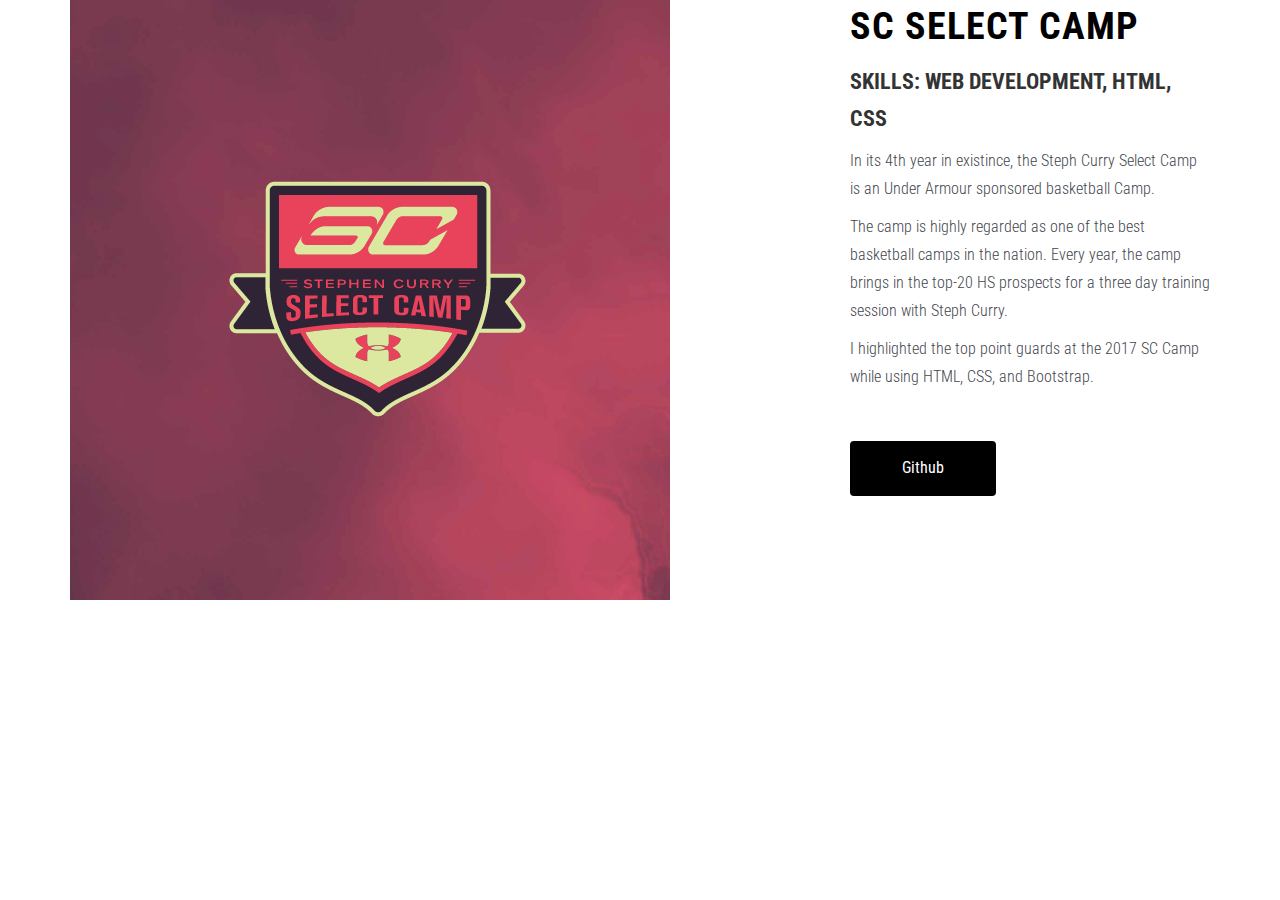
<file: curry.html>
<!doctype html>
<html class="no-js" lang="en">
    <head>
        <!-- ==============================================
        Title and basic Meta Tags
        =============================================== -->
        <meta charset="utf-8">
        <meta http-equiv="x-ua-compatible" content="ie=edge">
        <title>SC 30</title>
        <meta name="description" content="personal portfolio landing template">

        <!-- ==============================================
        Mobile Metas
        =============================================== -->
        <meta name="viewport" content="width=device-width, initial-scale=1">

        <!-- ==============================================
        Favicons
        =============================================== -->
        <link rel="shortcut icon" href="images/favicon.ico">
        <link rel="apple-touch-icon" href="images/apple-touch-icon.png">
        <link rel="apple-touch-icon" sizes="72x72" href="images/apple-touch-icon-72x72.png">
        <link rel="apple-touch-icon" sizes="114x114" href="images/apple-touch-icon-114x114.png">

        <!-- ==============================================
        Fonts
        =============================================== -->
        <link href='http://fonts.googleapis.com/css?family=Source+Sans+Pro%7cPT+Sans:300,400,600' rel='stylesheet' type='text/css'>

        <!-- ==============================================
        CSS
        =============================================== -->

        <link rel="stylesheet" href="css/normalize.css">
        <link rel="stylesheet" href="assets/css/bootstrap.min.css">
        <link rel="stylesheet" href="assets/css/bootstrap-modal-carousel.css">
        <link rel="stylesheet" href="css/animate.css">
        <link rel="stylesheet" href="css/magnific-popup.css">
        <link rel="stylesheet" href="css/type.css">
        <link rel="stylesheet" href="css/font-awesome.min.css">
        <link rel="stylesheet" href="css/style.css">
        <link rel="stylesheet" href="css/responsive.css">

        <!-- ==============================================
        JS
        =============================================== -->
        <script src="js/vendor/modernizr-2.8.3.min.js"></script>

    </head>
    <body>
		<section id="curry" class="curry-post">
			<div class="container">
				<div class="row">
					<div class="col-md-8">
						<div class="curry-post-area">
							<h4></h4>
						<div class="curry-image">
							<img src="images/portfolio/stephcurry.jpg" class="img-responsive" alt="curry-image">
						</div>
						</div>
					</div>
					<div class="col-md-4"> 
						<h2>SC Select Camp</h2>
						<h4>Skills: Web Development, HTML, CSS</h4>
							<p>In its 4th year in existince, the Steph Curry Select Camp is an Under Armour sponsored basketball Camp.</p>
							<p>The camp is highly regarded as one of the best basketball camps in the nation. Every year, the camp brings in the top-20 HS prospects for a three day training session with Steph Curry.</p>
                            <p>I highlighted the top point guards at the 2017 SC Camp while using HTML, CSS, and Bootstrap.</p>
                             <p>
                                <a href="https://github.com/cwrydberg/stephcurry" target="_blank" class="btn btn-black">Github</a>
                            </p>
					</div>
				</div>
			</div>
		</section>		
       <!-- ==============================================
        JS
        =============================================== -->

        <script src="js/vendor/jquery-1.12.0.min.js"></script>
        <script src="js/vendor/modernizr-2.8.3.min.js"></script>
        <script src="js/jquery.easing.min.js"></script>
        <script src="js/jquery.magnific-popup.min.js"></script>
        <script type="text/javascript" src="js/type-headline.js"></script>
        <script src="js/jquery.waypoints.min.js"></script>
        <script src="js/mixitup.min.js"></script>
        <script src="js/wow.min.js"></script>
        <script src="assets/js/bootstrap.min.js"></script>
        <script src="js/script.js"></script>
    </body>
</html>
</file>
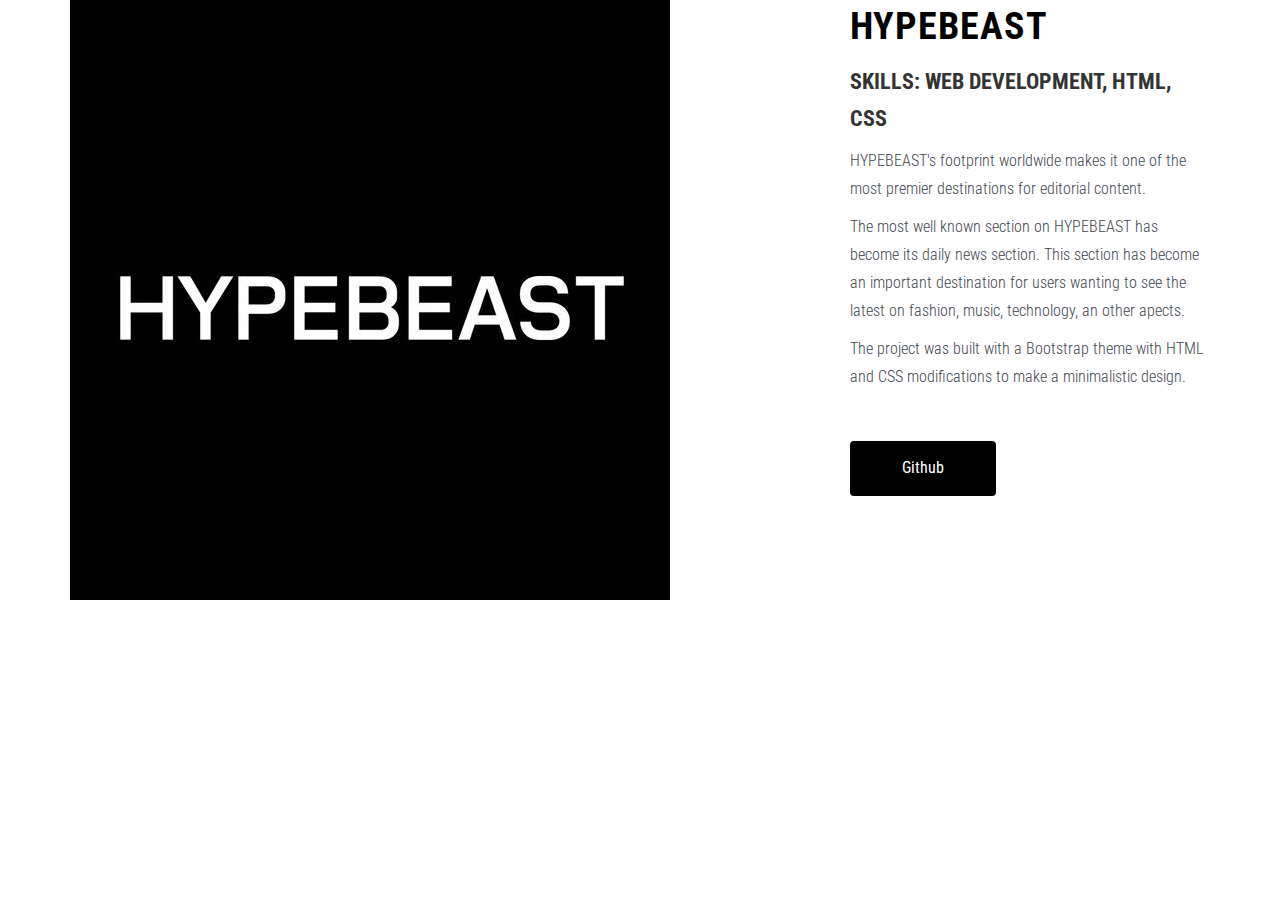
<file: hypebeast.html>
<!doctype html>
<html class="no-js" lang="en">
    <head>
        <!-- ==============================================
        Title and basic Meta Tags
        =============================================== -->
        <meta charset="utf-8">
        <meta http-equiv="x-ua-compatible" content="ie=edge">
        <title>HYPEBEAST</title>
        <meta name="description" content="personal portfolio landing template">

        <!-- ==============================================
        Mobile Metas
        =============================================== -->
        <meta name="viewport" content="width=device-width, initial-scale=1">

        <!-- ==============================================
        Favicons
        =============================================== -->
        <link rel="shortcut icon" href="images/favicon.ico">
        <link rel="apple-touch-icon" href="images/apple-touch-icon.png">
        <link rel="apple-touch-icon" sizes="72x72" href="images/apple-touch-icon-72x72.png">
        <link rel="apple-touch-icon" sizes="114x114" href="images/apple-touch-icon-114x114.png">

        <!-- ==============================================
        Fonts
        =============================================== -->
        <link href='http://fonts.googleapis.com/css?family=Source+Sans+Pro%7cPT+Sans:300,400,600' rel='stylesheet' type='text/css'>

        <!-- ==============================================
        CSS
        =============================================== -->

        <link rel="stylesheet" href="css/normalize.css">
        <link rel="stylesheet" href="assets/css/bootstrap.min.css">
        <link rel="stylesheet" href="assets/css/bootstrap-modal-carousel.css">
        <link rel="stylesheet" href="css/animate.css">
        <link rel="stylesheet" href="css/magnific-popup.css">
        <link rel="stylesheet" href="css/type.css">
        <link rel="stylesheet" href="css/font-awesome.min.css">
        <link rel="stylesheet" href="css/style.css">
        <link rel="stylesheet" href="css/responsive.css">

        <!-- ==============================================
        JS
        =============================================== -->
        <script src="js/vendor/modernizr-2.8.3.min.js"></script>

    </head>
    <body>
		<section id="hypebeast" class="hypebeast-post">
			<div class="container">
				<div class="row">
					<div class="col-md-8">
						<div class="hypebeast-post-area">
							<h4></h4>
						<div class="blog-image">
							<img src="images/portfolio/beasthype.jpg" class="img-responsive" alt="hypebeast-image">
						</div>
						</div>
					</div>
					<div class="col-md-4"> 
						<h2>HYPEBEAST</h2>
						<h4>Skills: Web Development, HTML, CSS</h4>
							<p>HYPEBEAST's footprint worldwide makes it one of the most premier destinations for editorial content.</p>
							<p>The most well known section on HYPEBEAST has become its daily news section. This section has become an important destination for users wanting to see the latest on fashion, music, technology, an other apects. </p>
							<p>The project was built with a Bootstrap theme with HTML and CSS modifications to make a minimalistic design. </p>
                             <p>
                                <a href="https://github.com/cwrydberg/hypebeast" target="_blank" class="btn btn-black">Github</a>
                            </p>

					</div>
				</div>
			</div>
		</section>		
	
       <!-- ==============================================
        JS
        =============================================== -->

        <script src="js/vendor/jquery-1.12.0.min.js"></script>
        <script src="js/vendor/modernizr-2.8.3.min.js"></script>
        <script src="js/jquery.easing.min.js"></script>
        <script src="js/jquery.magnific-popup.min.js"></script>
        <script type="text/javascript" src="js/type-headline.js"></script>
        <script src="js/jquery.waypoints.min.js"></script>
        <script src="js/mixitup.min.js"></script>
        <script src="js/wow.min.js"></script>
        <script src="assets/js/bootstrap.min.js"></script>
        <script src="js/script.js"></script>
    </body>
</html>
</file>
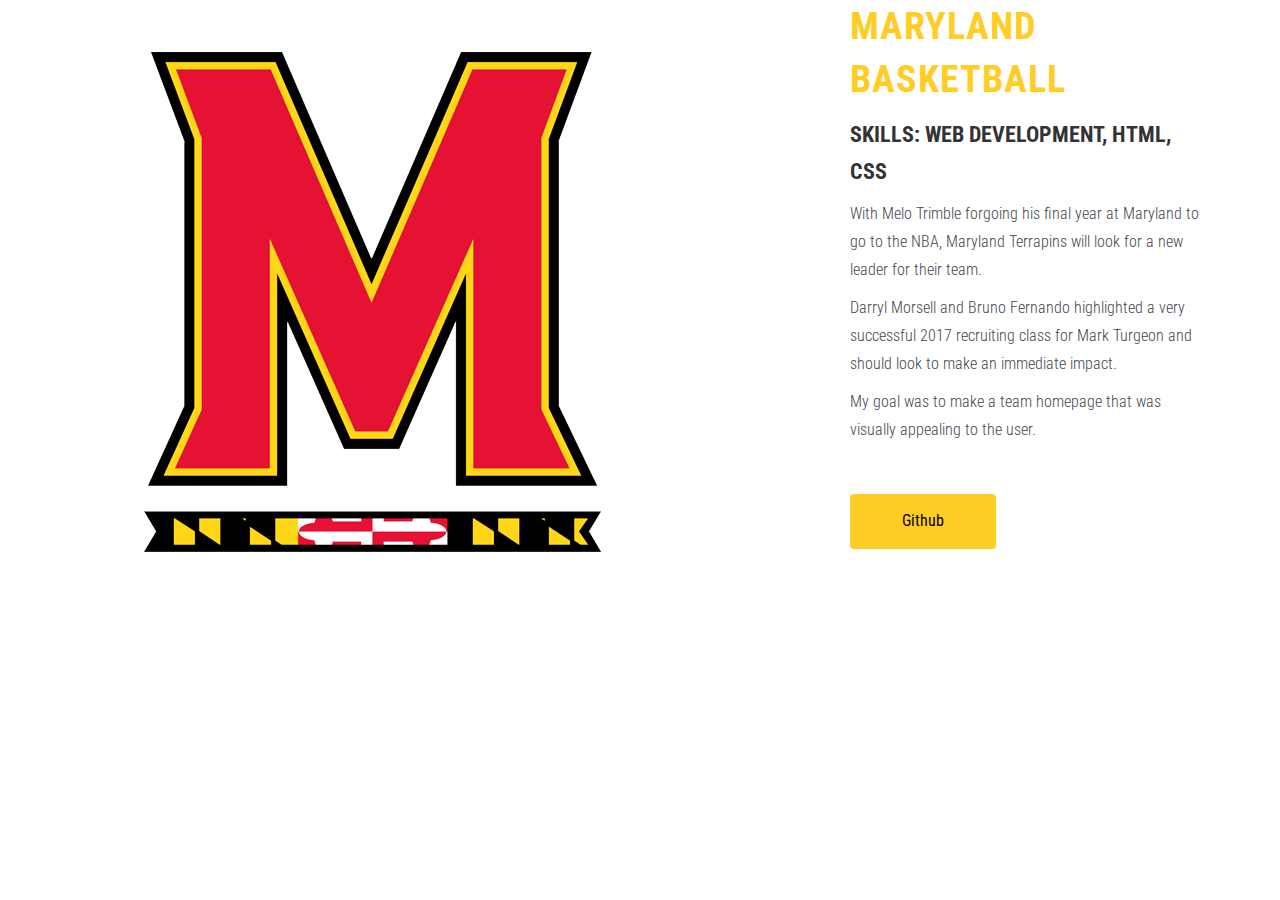
<file: maryland.html>
<!doctype html>
<html class="no-js" lang="en">
    <head>
        <!-- ==============================================
        Title and basic Meta Tags
        =============================================== -->
        <meta charset="utf-8">
        <meta http-equiv="x-ua-compatible" content="ie=edge">
        <title>Maryland Basketball</title>
        <meta name="description" content="personal portfolio landing template">

        <!-- ==============================================
        Mobile Metas
        =============================================== -->
        <meta name="viewport" content="width=device-width, initial-scale=1">

        <!-- ==============================================
        Favicons
        =============================================== -->
        <link rel="shortcut icon" href="images/favicon.ico">
        <link rel="apple-touch-icon" href="images/apple-touch-icon.png">
        <link rel="apple-touch-icon" sizes="72x72" href="images/apple-touch-icon-72x72.png">
        <link rel="apple-touch-icon" sizes="114x114" href="images/apple-touch-icon-114x114.png">

        <!-- ==============================================
        Fonts
        =============================================== -->
        <link href='http://fonts.googleapis.com/css?family=Source+Sans+Pro%7cPT+Sans:300,400,600' rel='stylesheet' type='text/css'>

        <!-- ==============================================
        CSS
        =============================================== -->

        <link rel="stylesheet" href="css/normalize.css">
        <link rel="stylesheet" href="assets/css/bootstrap.min.css">
        <link rel="stylesheet" href="assets/css/bootstrap-modal-carousel.css">
        <link rel="stylesheet" href="css/animate.css">
        <link rel="stylesheet" href="css/magnific-popup.css">
        <link rel="stylesheet" href="css/type.css">
        <link rel="stylesheet" href="css/font-awesome.min.css">
        <link rel="stylesheet" href="css/style.css">
        <link rel="stylesheet" href="css/responsive.css">

        <!-- ==============================================
        JS
        =============================================== -->
        <script src="js/vendor/modernizr-2.8.3.min.js"></script>

    </head>
    <body>
		<section id="mdbb" class="mdbb-post">
			<div class="container">
				<div class="row">
					<div class="col-md-8">
						<div class="mdbb-post-area">
							<h4></h4>
						<div class="mdbb-image">
							<img src="images/portfolio/marylandbb.jpg" class="img-responsive" alt="mdbb-image">
						</div>
						</div>
					</div>
					<div class="col-md-4"> 
						<h2>Maryland Basketball</h2>
						<h4>Skills: Web Development, HTML, CSS</h4>
							<p>With Melo Trimble forgoing his final year at Maryland to go to the NBA, Maryland Terrapins will look for a new leader for their team.</p>
							<p>Darryl Morsell and Bruno Fernando highlighted a very successful 2017 recruiting class for Mark Turgeon and should look to make an immediate impact.</p>
                            <p>My goal was to make a team homepage that was visually appealing to the user.</p>
                             <p>
                                <a href="https://github.com/cwrydberg/terps_bb" target="_blank" class="btn btn-black">Github</a>
                            </p>
					</div>
				</div>
			</div>
		</section>		
       <!-- ==============================================
        JS
        =============================================== -->

        <script src="js/vendor/jquery-1.12.0.min.js"></script>
        <script src="js/vendor/modernizr-2.8.3.min.js"></script>
        <script src="js/jquery.easing.min.js"></script>
        <script src="js/jquery.magnific-popup.min.js"></script>
        <script type="text/javascript" src="js/type-headline.js"></script>
        <script src="js/jquery.waypoints.min.js"></script>
        <script src="js/mixitup.min.js"></script>
        <script src="js/wow.min.js"></script>
        <script src="assets/js/bootstrap.min.js"></script>
        <script src="js/script.js"></script>
    </body>
</html>
</file>
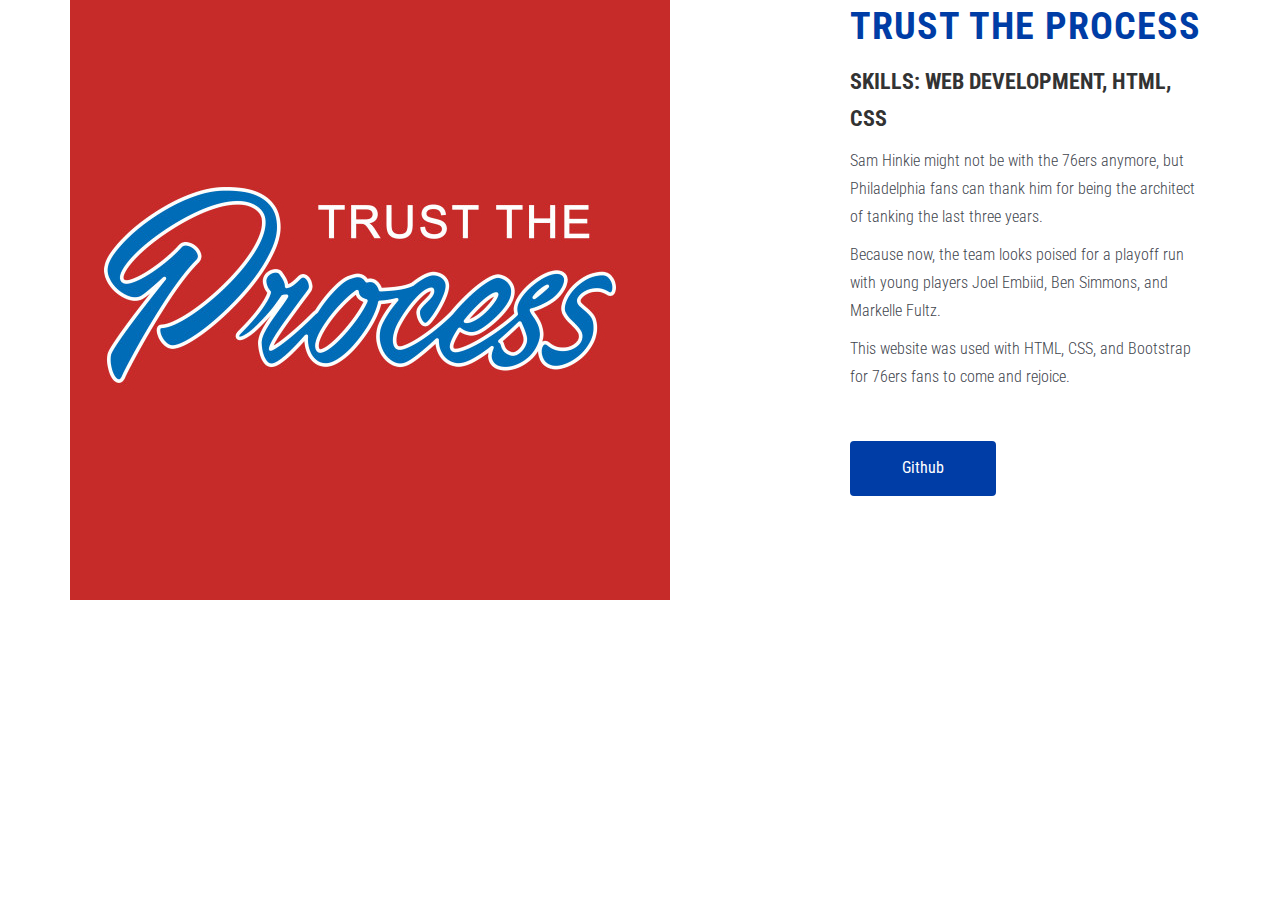
<file: philly.html>
<!doctype html>
<html class="no-js" lang="en">
    <head>
        <!-- ==============================================
        Title and basic Meta Tags
        =============================================== -->
        <meta charset="utf-8">
        <meta http-equiv="x-ua-compatible" content="ie=edge">
        <title>76ers</title>
        <meta name="description" content="personal portfolio landing template">

        <!-- ==============================================
        Mobile Metas
        =============================================== -->
        <meta name="viewport" content="width=device-width, initial-scale=1">

        <!-- ==============================================
        Favicons
        =============================================== -->
        <link rel="shortcut icon" href="images/favicon.ico">
        <link rel="apple-touch-icon" href="images/apple-touch-icon.png">
        <link rel="apple-touch-icon" sizes="72x72" href="images/apple-touch-icon-72x72.png">
        <link rel="apple-touch-icon" sizes="114x114" href="images/apple-touch-icon-114x114.png">

        <!-- ==============================================
        Fonts
        =============================================== -->
        <link href='http://fonts.googleapis.com/css?family=Source+Sans+Pro%7cPT+Sans:300,400,600' rel='stylesheet' type='text/css'>

        <!-- ==============================================
        CSS
        =============================================== -->

        <link rel="stylesheet" href="css/normalize.css">
        <link rel="stylesheet" href="assets/css/bootstrap.min.css">
        <link rel="stylesheet" href="assets/css/bootstrap-modal-carousel.css">
        <link rel="stylesheet" href="css/animate.css">
        <link rel="stylesheet" href="css/magnific-popup.css">
        <link rel="stylesheet" href="css/type.css">
        <link rel="stylesheet" href="css/font-awesome.min.css">
        <link rel="stylesheet" href="css/style.css">
        <link rel="stylesheet" href="css/responsive.css">

        <!-- ==============================================
        JS
        =============================================== -->
        <script src="js/vendor/modernizr-2.8.3.min.js"></script>

    </head>
    <body>
		<section id="philly" class="philly-post">
			<div class="container">
				<div class="row">
					<div class="col-md-8">
						<div class="philly-post-area">
							<h4></h4>
						<div class="philly-image">
							<img src="images/portfolio/trustprocess.jpg" class="img-responsive" alt="philly-image">
						</div>
						</div>
					</div>
					<div class="col-md-4"> 
						<h2>Trust The Process</h2>
						<h4>Skills: Web Development, HTML, CSS</h4>
							<p>Sam Hinkie might not be with the 76ers anymore, but Philadelphia fans can thank him for being the architect of tanking the last three years.</p>
							<p>Because now, the team looks poised for a playoff run with young players Joel Embiid, Ben Simmons, and Markelle Fultz.</p>
                            <p>This website was used with HTML, CSS, and Bootstrap for 76ers fans to come and rejoice.</p>
                             <p>
                                <a href="https://github.com/cwrydberg/trust_the_process" target="_blank" class="btn btn-black">Github</a>
                            </p>
					</div>
				</div>
			</div>
		</section>		
       <!-- ==============================================
        JS
        =============================================== -->

        <script src="js/vendor/jquery-1.12.0.min.js"></script>
        <script src="js/vendor/modernizr-2.8.3.min.js"></script>
        <script src="js/jquery.easing.min.js"></script>
        <script src="js/jquery.magnific-popup.min.js"></script>
        <script type="text/javascript" src="js/type-headline.js"></script>
        <script src="js/jquery.waypoints.min.js"></script>
        <script src="js/mixitup.min.js"></script>
        <script src="js/wow.min.js"></script>
        <script src="assets/js/bootstrap.min.js"></script>
        <script src="js/script.js"></script>
    </body>
</html>
</file>
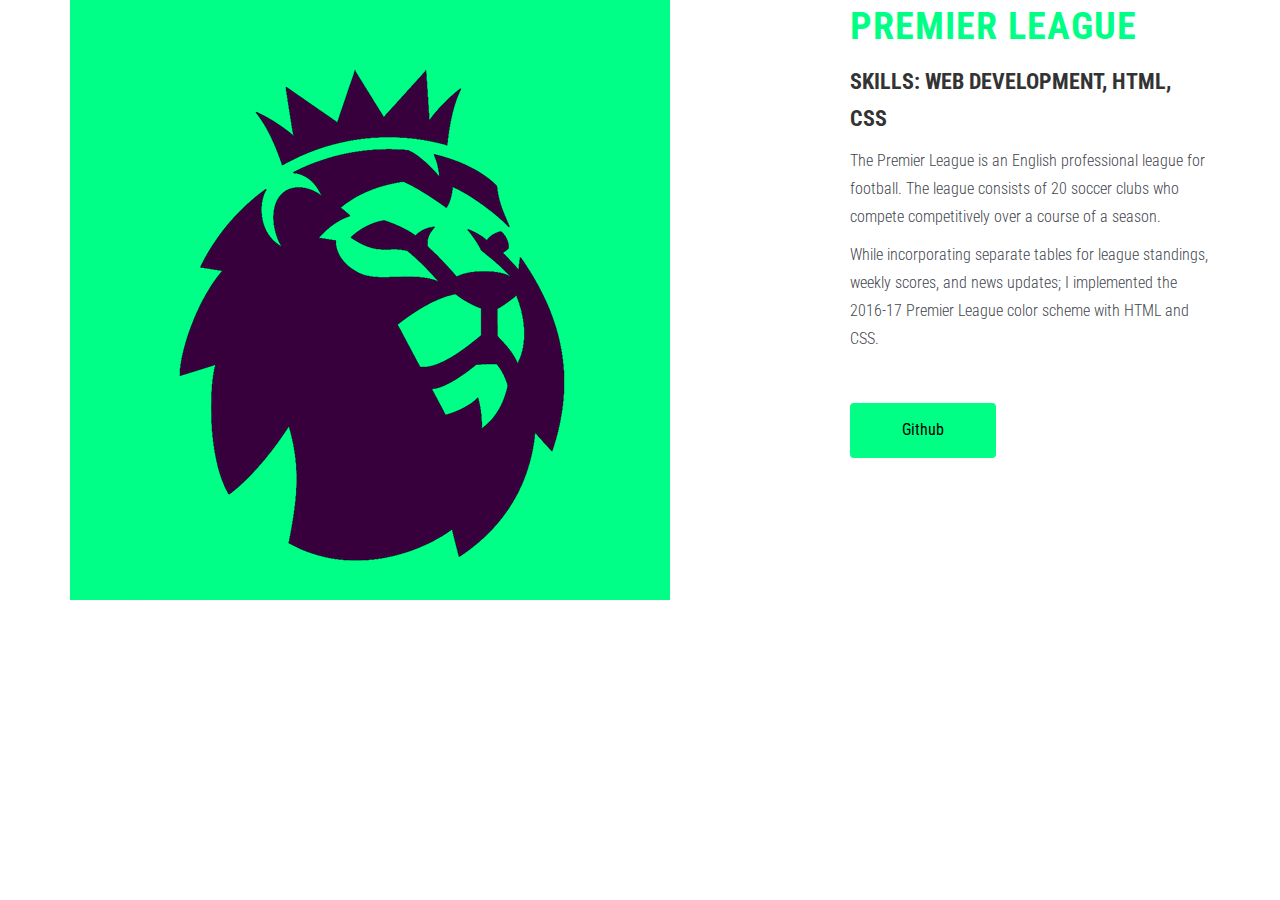
<file: premier.html>
<!doctype html>
<html class="no-js" lang="en">
    <head>
        <!-- ==============================================
        Title and basic Meta Tags
        =============================================== -->
        <meta charset="utf-8">
        <meta http-equiv="x-ua-compatible" content="ie=edge">
        <title>Premier League</title>
        <meta name="description" content="personal portfolio landing template">

        <!-- ==============================================
        Mobile Metas
        =============================================== -->
        <meta name="viewport" content="width=device-width, initial-scale=1">

        <!-- ==============================================
        Favicons
        =============================================== -->
        <link rel="shortcut icon" href="images/favicon.ico">
        <link rel="apple-touch-icon" href="images/apple-touch-icon.png">
        <link rel="apple-touch-icon" sizes="72x72" href="images/apple-touch-icon-72x72.png">
        <link rel="apple-touch-icon" sizes="114x114" href="images/apple-touch-icon-114x114.png">

        <!-- ==============================================
        Fonts
        =============================================== -->
        <link href='http://fonts.googleapis.com/css?family=Source+Sans+Pro%7cPT+Sans:300,400,600' rel='stylesheet' type='text/css'>

        <!-- ==============================================
        CSS
        =============================================== -->

        <link rel="stylesheet" href="css/normalize.css">
        <link rel="stylesheet" href="assets/css/bootstrap.min.css">
        <link rel="stylesheet" href="assets/css/bootstrap-modal-carousel.css">
        <link rel="stylesheet" href="css/animate.css">
        <link rel="stylesheet" href="css/magnific-popup.css">
        <link rel="stylesheet" href="css/type.css">
        <link rel="stylesheet" href="css/font-awesome.min.css">
        <link rel="stylesheet" href="css/style.css">
        <link rel="stylesheet" href="css/responsive.css">

        <!-- ==============================================
        JS
        =============================================== -->
        <script src="js/vendor/modernizr-2.8.3.min.js"></script>

    </head>
    <body>
		<section id="premier" class="premier-post">
			<div class="container">
				<div class="row">
					<div class="col-md-8">
						<div class="premier-post-area">
							<h4></h4>
						<div class="blog-image">
							<img src="images/portfolio/premierleaguelogo.jpg" class="img-responsive" alt="blog-image">
						</div>
						</div>
					</div>
					<div class="col-md-4"> 
						<h2>Premier League</h2>
						<h4>Skills: Web Development, HTML, CSS</h4>
							<p>The Premier League is an English professional league for football. The league consists of 20 soccer clubs who compete competitively over a course of a season.</p>
							<p>While incorporating separate tables for league standings, weekly scores, and news updates; I implemented the 2016-17 Premier League color scheme with HTML and CSS.</p>
                              <p>
                                <a href="https://github.com/cwrydberg/premier_league" target="_blank" class="btn btn-black">Github</a>
                            </p>
					</div>
				</div>
			</div>
		</section>		
       <!-- ==============================================
        JS
        =============================================== -->

        <script src="js/vendor/jquery-1.12.0.min.js"></script>
        <script src="js/vendor/modernizr-2.8.3.min.js"></script>
        <script src="js/jquery.easing.min.js"></script>
        <script src="js/jquery.magnific-popup.min.js"></script>
        <script type="text/javascript" src="js/type-headline.js"></script>
        <script src="js/jquery.waypoints.min.js"></script>
        <script src="js/mixitup.min.js"></script>
        <script src="js/wow.min.js"></script>
        <script src="assets/js/bootstrap.min.js"></script>
        <script src="js/script.js"></script>
    </body>
</html>
</file>
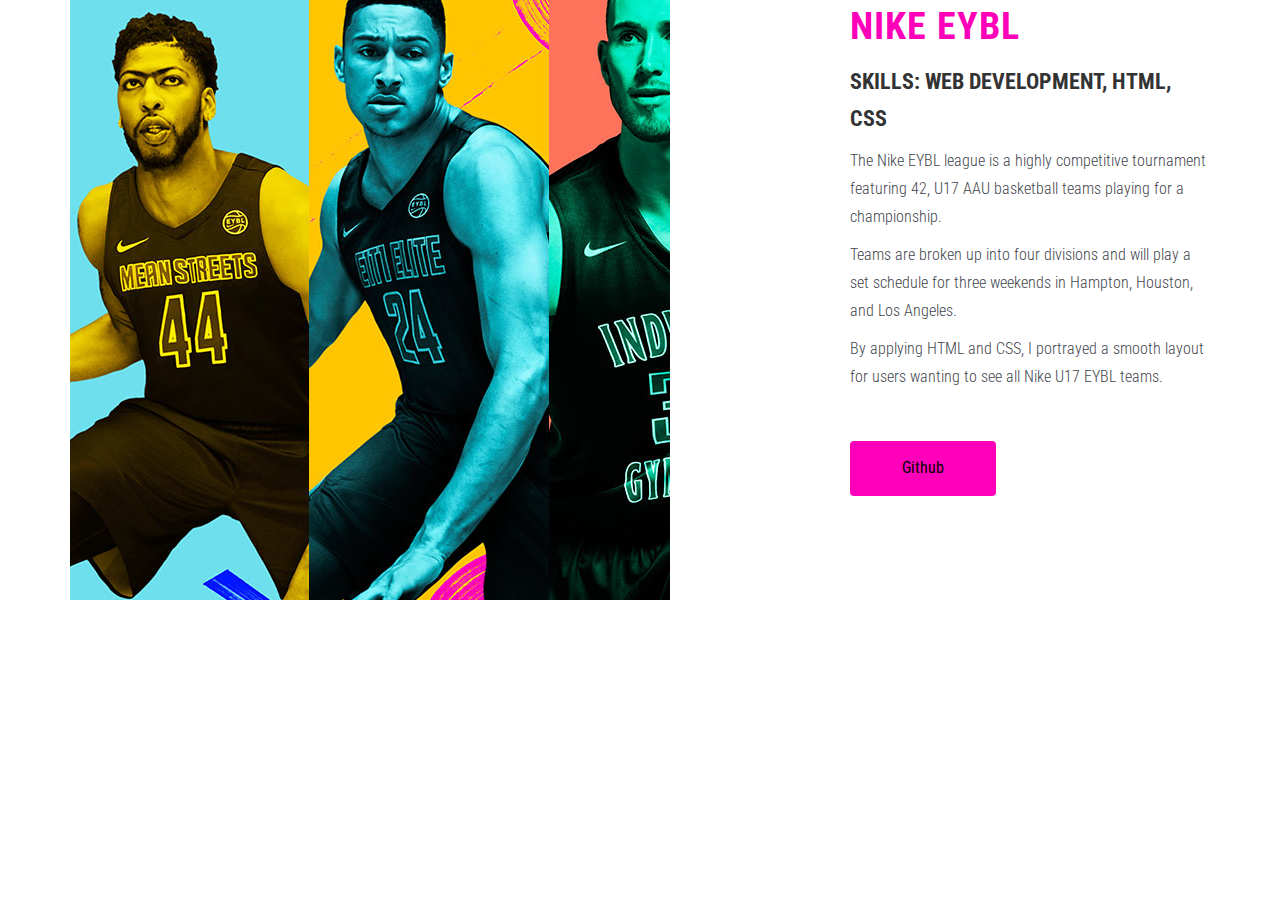
<file: single-post.html>
<!doctype html>
<html class="no-js" lang="en">
    <head>
        <!-- ==============================================
        Title and basic Meta Tags
        =============================================== -->
        <meta charset="utf-8">
        <meta http-equiv="x-ua-compatible" content="ie=edge">
        <title>Nike EYBL</title>
        <meta name="description" content="personal portfolio landing template">

        <!-- ==============================================
        Mobile Metas
        =============================================== -->
        <meta name="viewport" content="width=device-width, initial-scale=1">

        <!-- ==============================================
        Favicons
        =============================================== -->
        <link rel="shortcut icon" href="images/favicon.ico">
        <link rel="apple-touch-icon" href="images/apple-touch-icon.png">
        <link rel="apple-touch-icon" sizes="72x72" href="images/apple-touch-icon-72x72.png">
        <link rel="apple-touch-icon" sizes="114x114" href="images/apple-touch-icon-114x114.png">

        <!-- ==============================================
        Fonts
        =============================================== -->
        <link href='http://fonts.googleapis.com/css?family=Source+Sans+Pro%7cPT+Sans:300,400,600' rel='stylesheet' type='text/css'>

        <!-- ==============================================
        CSS
        =============================================== -->

        <link rel="stylesheet" href="css/normalize.css">
        <link rel="stylesheet" href="assets/css/bootstrap.min.css">
        <link rel="stylesheet" href="assets/css/bootstrap-modal-carousel.css">
        <link rel="stylesheet" href="css/animate.css">
        <link rel="stylesheet" href="css/magnific-popup.css">
        <link rel="stylesheet" href="css/type.css">
        <link rel="stylesheet" href="css/font-awesome.min.css">
        <link rel="stylesheet" href="css/style.css">
        <link rel="stylesheet" href="css/responsive.css">

        <!-- ==============================================
        JS
        =============================================== -->
        <script src="js/vendor/modernizr-2.8.3.min.js"></script>

    </head>
    <body>
		<section id="eybl-post" class="eybl-post">
			<div class="container">
				<div class="row">
					<div class="col-md-8">
						<div class="eybl-post-area">
							<h4></h4>
						<div class="eybl-image">
							<img src="images/portfolio/nikeeyblpic.jpg" class="img-responsive" alt="eybl-image">
						</div>
						</div>
					</div>
					<div class="col-md-4"> 
						<h2>Nike EYBL</h2>
						<h4>Skills: Web Development, HTML, CSS</h4>
							<p>The Nike EYBL league is a highly competitive tournament featuring 42, U17 AAU basketball teams playing for a championship.</p>
							<p>Teams are broken up into four divisions and will play a set schedule for three weekends in Hampton, Houston, and Los Angeles.</p>
							<p>By applying HTML and CSS, I portrayed a smooth layout for users wanting to see all Nike U17 EYBL teams.</p>
                            <p>
                                <a href="https://github.com/cwrydberg/nike_eybl" target="_blank" class="btn btn-black">Github</a>
                            </p>

					</div>
				</div>
			</div>
		</section>		
	
       <!-- ==============================================
        JS
        =============================================== -->

        <script src="js/vendor/jquery-1.12.0.min.js"></script>
        <script src="js/vendor/modernizr-2.8.3.min.js"></script>
        <script src="js/jquery.easing.min.js"></script>
        <script src="js/jquery.magnific-popup.min.js"></script>
        <script type="text/javascript" src="js/type-headline.js"></script>
        <script src="js/jquery.waypoints.min.js"></script>
        <script src="js/mixitup.min.js"></script>
        <script src="js/wow.min.js"></script>
        <script src="assets/js/bootstrap.min.js"></script>
        <script src="js/script.js"></script>
    </body>
</html>
</file>
<file: css/type.css>
.cd-intro {
  margin: 4em auto;
}
@media only screen and (min-width: 768px) {
  .cd-intro {
    margin: 5em auto;
  }
}
@media only screen and (min-width: 1170px) {
  .cd-intro {
    margin: 6em auto;
  }
}

.cd-headline {
  font-size: 3rem;
  line-height: 1.2;
}
@media only screen and (min-width: 768px) {
  .cd-headline {
    font-size: 4.4rem;
    font-weight: 300;
  }
}
@media only screen and (min-width: 1170px) {
  .cd-headline {
    font-size: 6rem;
  }
}

.cd-words-wrapper {
  display: inline-block;
  position: relative;
  text-align: left;
}
.cd-words-wrapper b {
  display: inline-block;
  position: absolute;
  white-space: nowrap;
  left: 0;
  top: 0;
}
.cd-words-wrapper b.is-visible {
  position: relative;
}
.no-js .cd-words-wrapper b {
  opacity: 0;
}
.no-js .cd-words-wrapper b.is-visible {
  opacity: 1;
}



/* -------------------------------- 

xclip 

-------------------------------- */
.cd-headline.clip span {
  display: inline-block;
  padding: .2em 0;
}
.cd-headline.clip .cd-words-wrapper {
  overflow: hidden;
  vertical-align: top;
}
.cd-headline.clip .cd-words-wrapper::after {
  /* line */
  content: '';
  position: absolute;
  top: 0;
  right: 0;
  width: 2px;
  height: 100%;
  background-color: #aebcb9;
}
.cd-headline.clip b {
  opacity: 0;
}
.cd-headline.clip b.is-visible {
  opacity: 1;
}
</file>
<file: css/style.css>
/*
    Template Name: Nipp - personal portfolio template
    Author: 
    Author URI: 
    Description: A personal portfolio landing page template
    Version: 1.0
*/


/* 
==================================================
   CSS Table Content
==================================================

1.  General styles
    - Fonts
    - Link style
    - Heading 
    - Background color
    - Default button cutomization

2.  Navbar & Slider
3.  Slider section
4.  About section
5.  Service section
6.  Portfolio section
7.  Blog section
8.  Testimonial section
9.  Contact section


*/

/*==============================================
  1. General style
===============================================*/

/*=============================================
    - Font faces - Google fonts
===============================================*/
@import url('https://fonts.googleapis.com/css?family=Roboto+Condensed:300,400,700|Roboto:400,500,700');

html {
    width: 100%;
    height: 100%;
}

body {
    height: 100%;
    background: #FFFFFF;
    font-family: 'Roboto Condensed', sans-serif;
    font-size: 16px;
    font-weight: 300;
    line-height: 28px;
    width: 100%;
    overflow-x: hidden !important;
    margin: auto !important;
}


/*=============================================
    - Link style
===============================================*/
    
a {
    cursor: pointer;
    text-decoration: none;
    color: #fff;
    transition: all 0.25s ease 0s;
    -moz-transition: all 0.25s ease 0s;
    -webkit-transition: all 0.25s ease 0s;
    -o-transition: all 0.25s ease 0s;
}

a:hover {
    color: #cccccc;
    opacity: 0.9;
    text-decoration: none;
    transition: all 0.25s ease 0s;
    -moz-transition: all 0.25s ease 0s;
    -webkit-transition: all 0.25s ease 0s;
    -o-transition: all 0.25s ease 0s;
}

a:active {
    text-decoration: none;
    opacity: 0.9;
}

a:visited {
    text-decoration: none;
    opacity: 0.9;
}

a:focus{
  text-decoration: none;
  opacity: 0.9;
}


/*============================================ 
    - Heading
==============================================*/

h1 {
    font-size: 48px;
    line-height: 66px;
}

h2 {
    font-weight: 700;
    font-size: 38px;
    letter-spacing: 1px;
    line-height: 53px;
}

h3 {
    font-size: 32px;
    line-height: 46px;
    font-weight: 300;
}

h4 {
    font-size: 22px;
    line-height: 37px;
    font-weight: 400;
}

h5 {
    font-size: 18px;
    font-weight: 400;
}

h6 {
    font-size: 12px;
    font-family: 'Roboto Condensed', sans-serif;
    letter-spacing: 1px;
    font-weight: 500;
}

p { color: #41454d;
    font-size: 16px;
    font-weight: 300;
}

h1,h2,h3,h4,h5,h6 {
    color: #333;
    font-family: "Roboto Condensed",sans-serif;
    font-weight: 700;
    margin-bottom: 10px;
    margin-top: 0;
    text-transform: uppercase;
}

/*=============================================
    - Default Button Customization
===============================================*/

.btn-black {
    border: 2px solid #777;
    background: #fff;
    color: #777;
    font-size: 16px;
    margin-top: 40px;
    padding: 14px 50px;
}

.btn-black:hover {
    background: #111;
    color: #fff;
    border: 2px solid #111;
}


/*======================================================
     navigation 
==========================================================*/


/*=============================================
    2. Navbar & Slider
===============================================*/

.background-overlay {
    position: absolute;
    content: "";
    top: 0px;
    left: 0px;
    right: 0px;
    bottom: 0px;
    height: 100%;
}

.background-overlay.black {
    position: absolute;
    background: rgba(0, 0, 0, 0.95);
}

.background-overlay.grey {
    background: rgba(0, 0, 0, 0.85);
    position: absolute;  
}

.navbar-default {
    background: none;
    border: none;
    padding: 20px 0;
}

.navbar-default .navbar-nav > .active > a, .navbar-default .navbar-nav > .active > a:focus, .navbar-default .navbar-nav > .active > a:hover {
   background: none;
   color: #fff;
}

.navbar-default .navbar-nav > li > a {
    color: #fff;
    font-size: 14px;
    font-weight: normal;
    letter-spacing: 2px;
    text-transform: uppercase;
    font-weight: 700;
}

.navbar-default .navbar-nav > li > a:hover {
   color: #777;
}

.top-nav-collapse {
    background-color: #111;
}


.navbar-default.top-nav-collapse .nav li a {
  color: #777777;
  font-weight: 700;
}

.navbar-default.top-nav-collapse .nav li.active a {
  background-color: transparent;
  color: #cccccc !important;
}

/*============================================
    SLIDER SECTION
===============================================*/

.section-padding {
    padding: 90px 0px;
}

.section-intro{
    height: 100%;
    background: #222 url("../images/bg/seanduboiscwr.jpg") no-repeat fixed 50% 50% / cover;
    padding: 0px;
    position: relative;
    overflow: hidden;
}
.intro-caption {
    width: 100%;
    text-align: center;
    position: absolute;
    color: #fff;
    padding-top: 250px;
}

.intro-caption h1 {
    font-size: 60px;
    color: #fff;
    line-height: 50px;
    margin: 30px 0px;
    text-transform: inherit;
}
.fa-linkedin{
    background-color: #1B86BC;
    border-radius: 32px;
    height: 40px;
    padding: 13px;
    text-align: center;
    width: 40px;
}
.fa-instagram{
    background-color: #125688;
    border-radius: 32px;
    height: 40px;
    padding: 13px;
    text-align: center;
    width: 40px;
}
.fa-twitter{
    background-color: #1DA1F2;
    border-radius: 32px;
    height: 40px;
    padding: 13px;
    text-align: center;
    width: 40px;
}

.fa-github {
    background-color: red;
    border-radius: 32px;
    height: 40px;
    padding: 13px;
    text-align: center;
    width: 40px;
}


/*================================================================
        section about
===============================================================*/

.about-wrap {
    text-align: left;
}

.about-wrap h4 {
    text-transform: capitalize;
    font-family: "Raleway", sans-serif;
    font-weight: 400;
    font-size: 22px;
    line-height: 34px;
    margin: 20px 0px 40px;
}

.about-wrap h4 span {
    font-weight: 700;
}

.about-wrap a {
    margin-top: 40px;
}

/*======================================================
    section skills
============================================================*/

#section-services {
    background: #f9f9f9;
}

.section-heading {
    text-align: center;
    margin-bottom: 70px;
}

.service-box {
    border-bottom: 5px solid transparent;
    background-color: #fff;
    padding: 25px 30px;
    text-align: center;
}

.service-box:hover {
    box-shadow: 0px 0px 2px #777;
    box-shadow: 0 3px 3px 1px rgba(201, 201, 201, 0.55);
    color: #000;
    -webkit-transition: all .4s ease 0s;
    transition: all .4s ease 0s;

}

.service-box i {
    font-size: 50px;
    text-align: center;
    padding-top: 10px;
    -webkit-transition: all .3s ease 0s;
    transition: all .3s ease 0s;
}

.service-box:hover i {
    color: #000;
    padding: 0px;
}


.service-box h4 {
    margin: 20px 0px;
}

/*============================================
   SECTION PORTFOLIO 
===============================================*/


.work {
    background: #fff;
}

.work-inner {
    margin-top: 60px;
}

.work-inner .mix {
   padding: 0;
}

ul.work {
    padding: 0;
    list-style: none;
    margin-left: 8px;
    text-align: center;
}

ul.work li {
    border: 1px solid #ccc;
    color: #777;
    cursor: pointer;
    display: inline-block;
    font-size: 14px;
    font-weight: bold;
    letter-spacing: 1px;
    padding: 7px 14px;
    text-transform: uppercase;
}

ul.work li:hover {
    background: #2a2a2a;
    border: 1px solid #2a2a2a;
    color: #fff;
}

ul.work li.active {
    border: none;
    color: #000;
}

.work .item {
    position: relative;
}

.work .item img {
    width: 100%;
    z-index: 99999;
}

.portfolio-caption {
    color: #333333;
}

.portfolio-caption {
    position: absolute;
    left: 0;
    top: 0;
    text-align: center;
    height: 100%;
    width: 100%;
    background: rgba(0, 0, 0, 0.8) none repeat scroll 0 0;
    opacity: 0;
    -ms-filter: "progid:DXImageTransform.Microsoft.Alpha(Opacity=0)";
    filter: alpha(opacity=0);
    -webkit-transition: all 0.4s ease-out;
    transition: all 0.4s ease-out;
}

.portfolio-caption h4 {
    font-size: 12px;
    text-transform: uppercase;
    font-weight: 900;
    color: #fff;
    -webkit-transition: .3s;
    transition: .3s;
    border: 1px solid #fff;
    padding: 10px 10px;
    display: inline-block;
}

.work .item:hover .portfolio-caption {
    opacity: 1;
    -ms-filter: "progid:DXImageTransform.Microsoft.Alpha(Opacity=100)";
    filter: alpha(opacity=100);
    -webkit-transition: all 0.4s ease-out;
    transition: all 0.4s ease-out;
}

.work .item:hover .portfolio-caption h4 {
    margin-top: 150px;
    -webkit-transition: .3s;
    transition: .3s;
}

/*====================================================
   SECTION EYBL BLOG POST
==========================================================*/

#single-post {
    padding: 20px  0;
}

#single-section-intro {
    height: 50%;
    background: #222 url("../images/bg/banner-2.jpg") no-repeat fixed 50% 50% / cover;
    padding: 0px;
    position: relative;
    overflow: hidden;
}

.single-intro-caption {
    width: 100%;
    text-align: center;
    position: absolute;
    color: #fff;
    padding-top: 100px;
}

.eybl-post-area h4 {
  margin: 0px 0 0px;
}

#eybl-post h2 {
    color: #ff00ba;
}

.latest-b-image img {
  margin: 30px 0;
}

.eybl-image img {
  padding: 0px 0;
}

.eybl-post a {
  outline: none;
}

.eybl-post .btn-black {
  background: #ff00ba;
  border: 2px solid #ff00ba;
  color: black;
}

.media-object {
  border-radius: 70px;
}

.single-intro-caption h4 {
    font-size: 30px;
    color: #fff;
    line-height: 50px;
    margin: 65px 0px;
    text-transform: inherit;
}
.widget {
    border: 1px solid #f0f0f0;
    margin-top: 30px;
    padding: 30px;
}

.widget-title {
    text-align: center;
}

.socials {
    text-align: center;
}

.socials a {
    color: #fff;
    padding: 5px;
}

.about-widget {
    text-align: center;
}

.widget > h4 {
  background: #777 none repeat scroll 0 0;
  color: #fff;
  margin-bottom: 0;
  padding: 7px;
  text-align: center;
}

.about-widget  h4 {
    margin-top: 30px;
}

.instagram img {
    margin-right: -5px;
    width: 33.3%;
}

.signup p{
    text-align: center; 
}

#comments {
    padding: 60px;
}

.comment-form{
    padding: 60px 0;
}


.signup form input {
  background: #f6f6f6 none repeat scroll 0 0;
  border: 1px solid #ccc;
  color: #9f9f9f;
 /* font-size: 12px;*/
  margin-bottom: 10px;
  padding: 12px 16px;
  width: 100%;
}

.signup form button {
  background: #777 none repeat scroll 0 0;
  border: 0 none;
  color: #fff;
  font-weight: 600;
  letter-spacing: 1px;
  padding: 12px 20px;
  text-transform: uppercase;
  width: 100%;
}

.widget:first-child{
    margin-top: 0;
}

.widget > ul {
  margin-bottom: -12px;
  margin-top: -12px;
  width: 100%;
}

.widget li {
  border-bottom: 1px solid #f0f0f0;
  color: #353535;
  padding: 12px 0;
  width: 100%;
}
.widget ul li a{
    color: #777;
}

.widget > ul li:last-child {
  border: 0 none;
}

.widget li span {
  color: #b4b4b4;
  float: right;
}


.tags > a {
  border: 1px solid #777;
  color: #777;
  line-height: 44px;
  margin: 0;
  padding: 10px;
}

/*====================================================
   SECTION Hypebast Portfolio POST
==========================================================*/
#hypebeast-post {
    padding: 20px  0;
}

#hypebeast-section-intro {
    height: 50%;
    background: #222 url("../images/bg/banner-2.jpg") no-repeat fixed 50% 50% / cover;
    padding: 0px;
    position: relative;
    overflow: hidden;
}

.hypebeast-intro-caption {
    width: 100%;
    text-align: center;
    position: absolute;
    color: #fff;
    padding-top: 100px;
}

.hypebeast-post-area h4 {
  margin: 0px 0 0px;
}

.hypebeast-post h2 {
    color: black;
}

.latest-b-image img {
  margin: 30px 0;
}

.hypebeast-image img {
  padding: 0px 0;
}

.hypebeast-post a {
  outline: none;
}

.hypebeast-post .btn-black {
  background: black;
  border: 2px solid black;
  color: white;
}

.media-object {
  border-radius: 70px;
}

.hypebeast-intro-caption h4 {
    font-size: 30px;
    color: #fff;
    line-height: 50px;
    margin: 65px 0px;
    text-transform: inherit;
}
.widget {
    border: 1px solid #f0f0f0;
    margin-top: 30px;
    padding: 30px;
}

.widget-title {
    text-align: center;
}

.socials {
    text-align: center;
}

.socials a {
    color: #fff;
    padding: 5px;
}

.about-widget {
    text-align: center;
}

.widget > h4 {
  background: #777 none repeat scroll 0 0;
  color: #fff;
  margin-bottom: 0;
  padding: 7px;
  text-align: center;
}

.about-widget  h4 {
    margin-top: 30px;
}

.instagram img {
    margin-right: -5px;
    width: 33.3%;
}

.signup p{
    text-align: center; 
}

#comments {
    padding: 60px;
}

.comment-form{
    padding: 60px 0;
}


.signup form input {
  background: #f6f6f6 none repeat scroll 0 0;
  border: 1px solid #ccc;
  color: #9f9f9f;
 /* font-size: 12px;*/
  margin-bottom: 10px;
  padding: 12px 16px;
  width: 100%;
}

.signup form button {
  background: #777 none repeat scroll 0 0;
  border: 0 none;
  color: #fff;
  font-weight: 600;
  letter-spacing: 1px;
  padding: 12px 20px;
  text-transform: uppercase;
  width: 100%;
}

.widget:first-child{
    margin-top: 0;
}

.widget > ul {
  margin-bottom: -12px;
  margin-top: -12px;
  width: 100%;
}

.widget li {
  border-bottom: 1px solid #f0f0f0;
  color: #353535;
  padding: 12px 0;
  width: 100%;
}
.widget ul li a{
    color: #777;
}

.widget > ul li:last-child {
  border: 0 none;
}

.widget li span {
  color: #b4b4b4;
  float: right;
}


.tags > a {
  border: 1px solid #777;
  color: #777;
  line-height: 44px;
  margin: 0;
  padding: 10px;
}

/*====================================================
   SECTION Premier Portfolio POST
==========================================================*/
#premier-post {
    padding: 20px  0;
}

#single-section-intro {
    height: 50%;
    background: #222 url("../images/bg/banner-2.jpg") no-repeat fixed 50% 50% / cover;
    padding: 0px;
    position: relative;
    overflow: hidden;
}

.single-intro-caption {
    width: 100%;
    text-align: center;
    position: absolute;
    color: #fff;
    padding-top: 100px;
}

.premier-post-area h4 {
  margin: 0px 0 0px;
}

.premier-post h2 {
    color: #00ff85;
}

.latest-b-image img {
  margin: 30px 0;
}

.blog-image img {
  padding: 0px 0;
}

.premier-post a {
  outline: none;
}

.premier-post .btn-black {
  background: #00ff85;
  border: 2px solid #00ff85;
  color: black;
}

.media-object {
  border-radius: 70px;
}

.single-intro-caption h4 {
    font-size: 30px;
    color: #fff;
    line-height: 50px;
    margin: 65px 0px;
    text-transform: inherit;
}
.widget {
    border: 1px solid #f0f0f0;
    margin-top: 30px;
    padding: 30px;
}

.widget-title {
    text-align: center;
}

.socials {
    text-align: center;
}

.socials a {
    color: #fff;
    padding: 5px;
}

.about-widget {
    text-align: center;
}

.widget > h4 {
  background: #777 none repeat scroll 0 0;
  color: #fff;
  margin-bottom: 0;
  padding: 7px;
  text-align: center;
}

.about-widget  h4 {
    margin-top: 30px;
}

.instagram img {
    margin-right: -5px;
    width: 33.3%;
}

.signup p{
    text-align: center; 
}

#comments {
    padding: 60px;
}

.comment-form{
    padding: 60px 0;
}


.signup form input {
  background: #f6f6f6 none repeat scroll 0 0;
  border: 1px solid #ccc;
  color: #9f9f9f;
 /* font-size: 12px;*/
  margin-bottom: 10px;
  padding: 12px 16px;
  width: 100%;
}

.signup form button {
  background: #777 none repeat scroll 0 0;
  border: 0 none;
  color: #fff;
  font-weight: 600;
  letter-spacing: 1px;
  padding: 12px 20px;
  text-transform: uppercase;
  width: 100%;
}

.widget:first-child{
    margin-top: 0;
}

.widget > ul {
  margin-bottom: -12px;
  margin-top: -12px;
  width: 100%;
}

.widget li {
  border-bottom: 1px solid #f0f0f0;
  color: #353535;
  padding: 12px 0;
  width: 100%;
}
.widget ul li a{
    color: #777;
}

.widget > ul li:last-child {
  border: 0 none;
}

.widget li span {
  color: #b4b4b4;
  float: right;
}


.tags > a {
  border: 1px solid #777;
  color: #777;
  line-height: 44px;
  margin: 0;
  padding: 10px;
}


/*====================================================
   SECTION Curry Portfolio POST
==========================================================*/
#curry-post {
    padding: 20px  0;
}

#curry-section-intro {
    height: 50%;
    background: #222 url("../images/bg/banner-2.jpg") no-repeat fixed 50% 50% / cover;
    padding: 0px;
    position: relative;
    overflow: hidden;
}

.curry-intro-caption {
    width: 100%;
    text-align: center;
    position: absolute;
    color: #fff;
    padding-top: 100px;
}

.curry-post-area h4 {
  margin: 0px 0 0px;
}

.curry-post h2 {
    color: black;
}

.latest-b-image img {
  margin: 30px 0;
}

.blog-image img {
  padding: 0px 0;
}

.curry-post a {
  outline: none;
}

.curry-post .btn-black {
  background: black;
  border: 2px solid black;
  color: white;
}

.media-object {
  border-radius: 70px;
}

.single-intro-caption h4 {
    font-size: 30px;
    color: #fff;
    line-height: 50px;
    margin: 65px 0px;
    text-transform: inherit;
}
.widget {
    border: 1px solid #f0f0f0;
    margin-top: 30px;
    padding: 30px;
}

.widget-title {
    text-align: center;
}

.socials {
    text-align: center;
}

.socials a {
    color: #fff;
    padding: 5px;
}

.about-widget {
    text-align: center;
}

.widget > h4 {
  background: #777 none repeat scroll 0 0;
  color: #fff;
  margin-bottom: 0;
  padding: 7px;
  text-align: center;
}

.about-widget  h4 {
    margin-top: 30px;
}

.instagram img {
    margin-right: -5px;
    width: 33.3%;
}

.signup p{
    text-align: center; 
}

#comments {
    padding: 60px;
}

.comment-form{
    padding: 60px 0;
}


.signup form input {
  background: #f6f6f6 none repeat scroll 0 0;
  border: 1px solid #ccc;
  color: #9f9f9f;
 /* font-size: 12px;*/
  margin-bottom: 10px;
  padding: 12px 16px;
  width: 100%;
}

.signup form button {
  background: #777 none repeat scroll 0 0;
  border: 0 none;
  color: #fff;
  font-weight: 600;
  letter-spacing: 1px;
  padding: 12px 20px;
  text-transform: uppercase;
  width: 100%;
}

.widget:first-child{
    margin-top: 0;
}

.widget > ul {
  margin-bottom: -12px;
  margin-top: -12px;
  width: 100%;
}

.widget li {
  border-bottom: 1px solid #f0f0f0;
  color: #353535;
  padding: 12px 0;
  width: 100%;
}
.widget ul li a{
    color: #777;
}

.widget > ul li:last-child {
  border: 0 none;
}

.widget li span {
  color: #b4b4b4;
  float: right;
}


.tags > a {
  border: 1px solid #777;
  color: #777;
  line-height: 44px;
  margin: 0;
  padding: 10px;
}




/*====================================================
   SECTION Maryland Portfolio POST
==========================================================*/
#mdbb-post {
    padding: 20px  0;
}

#mdbb-section-intro {
    height: 50%;
    background: #222 url("../images/bg/banner-2.jpg") no-repeat fixed 50% 50% / cover;
    padding: 0px;
    position: relative;
    overflow: hidden;
}

.mdbb-intro-caption {
    width: 100%;
    text-align: center;
    position: absolute;
    color: #fff;
    padding-top: 100px;
}

.mdbb-post-area h4 {
  margin: 0px 0 0px;
}

.mdbb-post h2 {
    color: #ffcd23;
}

.latest-b-image img {
  margin: 30px 0;
}

.mdbb-image img {
  padding: 0px 0;
}

.mdbb-post a {
  outline: none;
}

.mdbb-post .btn-black {
  background: #ffcd23;
  border: 2px solid #ffcd23;
  color: black;
}

.media-object {
  border-radius: 70px;
}

.mdbb-intro-caption h4 {
    font-size: 30px;
    color: #fff;
    line-height: 50px;
    margin: 65px 0px;
    text-transform: inherit;
}
.widget {
    border: 1px solid #f0f0f0;
    margin-top: 30px;
    padding: 30px;
}

.widget-title {
    text-align: center;
}

.socials {
    text-align: center;
}

.socials a {
    color: #fff;
    padding: 5px;
}

.about-widget {
    text-align: center;
}

.widget > h4 {
  background: #777 none repeat scroll 0 0;
  color: #fff;
  margin-bottom: 0;
  padding: 7px;
  text-align: center;
}

.about-widget  h4 {
    margin-top: 30px;
}

.instagram img {
    margin-right: -5px;
    width: 33.3%;
}

.signup p{
    text-align: center; 
}

#comments {
    padding: 60px;
}

.comment-form{
    padding: 60px 0;
}


.signup form input {
  background: #f6f6f6 none repeat scroll 0 0;
  border: 1px solid #ccc;
  color: #9f9f9f;
 /* font-size: 12px;*/
  margin-bottom: 10px;
  padding: 12px 16px;
  width: 100%;
}

.signup form button {
  background: #777 none repeat scroll 0 0;
  border: 0 none;
  color: #fff;
  font-weight: 600;
  letter-spacing: 1px;
  padding: 12px 20px;
  text-transform: uppercase;
  width: 100%;
}

.widget:first-child{
    margin-top: 0;
}

.widget > ul {
  margin-bottom: -12px;
  margin-top: -12px;
  width: 100%;
}

.widget li {
  border-bottom: 1px solid #f0f0f0;
  color: #353535;
  padding: 12px 0;
  width: 100%;
}
.widget ul li a{
    color: #777;
}

.widget > ul li:last-child {
  border: 0 none;
}

.widget li span {
  color: #b4b4b4;
  float: right;
}


.tags > a {
  border: 1px solid #777;
  color: #777;
  line-height: 44px;
  margin: 0;
  padding: 10px;
}


/*====================================================
   SECTION Trust the Process Portfolio POST
==========================================================*/

#philly-post {
    padding: 20px  0;
}

#philly-section-intro {
    height: 50%;
    background: #222 url("../images/bg/banner-2.jpg") no-repeat fixed 50% 50% / cover;
    padding: 0px;
    position: relative;
    overflow: hidden;
}

.philly-intro-caption {
    width: 100%;
    text-align: center;
    position: absolute;
    color: #fff;
    padding-top: 100px;
}

.philly-post-area h4 {
  margin: 0px 0 0px;
}

.philly-post h2 {
    color: #003DA6;
}

.latest-b-image img {
  margin: 30px 0;
}

.philly-image img {
  padding: 0px 0;
}

.philly-post a {
  outline: none;
}

.philly-post .btn-black {
  background: #003DA6;
  border: 2px solid #003DA6;
  color: white;
}

.media-object {
  border-radius: 70px;
}

.philly-intro-caption h4 {
    font-size: 30px;
    color: #fff;
    line-height: 50px;
    margin: 65px 0px;
    text-transform: inherit;
}
.widget {
    border: 1px solid #f0f0f0;
    margin-top: 30px;
    padding: 30px;
}

.widget-title {
    text-align: center;
}

.socials {
    text-align: center;
}

.socials a {
    color: #fff;
    padding: 5px;
}

.about-widget {
    text-align: center;
}

.widget > h4 {
  background: #777 none repeat scroll 0 0;
  color: #fff;
  margin-bottom: 0;
  padding: 7px;
  text-align: center;
}

.about-widget  h4 {
    margin-top: 30px;
}

.instagram img {
    margin-right: -5px;
    width: 33.3%;
}

.signup p{
    text-align: center; 
}

#comments {
    padding: 60px;
}

.comment-form{
    padding: 60px 0;
}


.signup form input {
  background: #f6f6f6 none repeat scroll 0 0;
  border: 1px solid #ccc;
  color: #9f9f9f;
 /* font-size: 12px;*/
  margin-bottom: 10px;
  padding: 12px 16px;
  width: 100%;
}

.signup form button {
  background: #777 none repeat scroll 0 0;
  border: 0 none;
  color: #fff;
  font-weight: 600;
  letter-spacing: 1px;
  padding: 12px 20px;
  text-transform: uppercase;
  width: 100%;
}

.widget:first-child{
    margin-top: 0;
}

.widget > ul {
  margin-bottom: -12px;
  margin-top: -12px;
  width: 100%;
}

.widget li {
  border-bottom: 1px solid #f0f0f0;
  color: #353535;
  padding: 12px 0;
  width: 100%;
}
.widget ul li a{
    color: #777;
}

.widget > ul li:last-child {
  border: 0 none;
}

.widget li span {
  color: #b4b4b4;
  float: right;
}


.tags > a {
  border: 1px solid #777;
  color: #777;
  line-height: 44px;
  margin: 0;
  padding: 10px;
}



/*=====================================================
    SECTION CONTACT
==========================================================*/

.section-contact {
     padding: 90px 0;
     text-align: center;
}

.fa-phone {
    color: #FFFFFF;
    background-color: #000000;
    border-radius: 32px;
    height: 40px;
    padding: 13px;
    text-align: center;
    width: 40px;
}

.fa-map-marker {
    color: #FFFFFF;
    background-color: #000000;
    border-radius: 32px;
    height: 40px;
    padding: 13px;
    text-align: center;
    width: 40px;
}

.fa-envelope {
    color: #FFFFFF;
    background-color: #000000;
    border-radius: 32px;
    height: 40px;
    padding: 13px;
    text-align: center;
    width: 40px;
}


/*=====================================================
    SECTION FOOTER
==========================================================*/

#section-footer {
    padding: 90px 0px;
    background: #000000;
}

.nipp-social-icon {
    margin: 20px 0px 0px;
}

.nipp-social-icon a {
    color: #fff;
    font-size: 14px;
    margin: 0 3px;
    -webkit-transition: all 0.3s ease 0s;
    transition: all 0.3s ease 0s;
}

.nipp-social-icon li a {
    text-transform: uppercase;
    color: #fff;
    font-weight: 700;
}

.nipp-social-icon a:hover {
    color: #777777;
}

.footer-link p {
    width: 70%;
    margin: 10px auto 0px;
    color: #ccc;
}

.copy {
    color: #eee;
    text-transform: capitalize;
}



/*extra*/
</file>
<file: css/responsive.css>
/* Responsive styles
================================================== */

/* Large Devices, Wide Screens */
@media (min-width : 1200px) {
	.dropdown i{
		display: none;
	}
}


/* Medium Devices, Desktops */
@media (min-width : 992px) {
	.navbar-brand i{
		margin-right: 0px;
		font-size: 16px;
		line-height: 16px;
	}

	/* features ====================*/
.feature-box h5{
	font-size: 13px!important;
}


}

/* Small Devices, Tablets */
@media (min-width : 768px) and (max-width: 991px) {


.navbar-default .navbar-nav > li > a {
	padding: 23px 10px;
	letter-spacing: 0px;
}
.navbar-brand i{
	margin-right: 0px;
	font-size: 16px;
	line-height: 16px;
}



/* features ====================*/

.feature-box h5{
	font-size: 13px!important;
}

/*service =================================*/

.service-box{
	margin-bottom: 30px;
}

/*testimonial =================================*/
#testimonial {
    padding-bottom: 100px;
}
#testimonial-carousel .item p {
    width: 100%;
}
#testimonial-carousel .item h5 {
    margin-top: 20px;
}

#testimonial-carousel .carousel-indicators {
    /*top: 40%;*/
}




}

/* Small Devices Potrait */
@media (max-width : 767px){

	
}

/* Extra Small Devices, Phones */ 
@media (min-width : 480px) and (max-width:767px){

/* background=================================*/

#section-intro {
   height: 450px;
}


.intro-caption {
    padding: 125px 15px;
}
.intro-caption h1 {
    font-size: 25px;
    line-height: 35px;
}

.mid-title {
    font-size: 30px;
}

.navbar-custom{
	margin-top: 0px;
	background: #333;
	border-right: 0px;
}

/*portfolio*/

.btn-custom{
padding: 10px;
}

/*Header title ================================*/

.element {
	font-size: 50px;
}


/*service =================================*/

.service-box{
	margin-bottom: 30px;
}

/*testimonial =================================*/
#testimonial {
    padding-bottom: 100px;
}
#testimonial-carousel .item p {
    width: 100%;
}
#testimonial-carousel .item h5 {
    margin-top: 20px;
}
#testimonial-carousel .carousel-indicators{
	margin-top: 30px;
}

#testimonial-carousel .carousel-indicators li img {
    width: 45px;
    height: 40px;
    border-radius: 0px;
    border: 0px;
}

#testimonial-carousel .carousel-indicators {
    top: 90%;
}



/* contact ==========================================*/

.contact-info-wrap{
	margin-bottom: 60px;
}	

}

/* Custom, iPhone Retina */ 
@media (min-width : 320px) and (max-width: 478px)  {


/* background=================================*/

h2{
	font-size: 30px;
}

.intro-caption {
    padding: 125px 15px;
	text-align: left;
	padding-top: 185px;
	padding-left: 14px;
}
.intro-caption h1 {
    font-size: 25px;
    line-height: 35px;
    text-align: center;
}

.mid-title {
    font-size: 30px;
}

.navbar-custom{
	margin-top: 0px;
	background: #333;
	border-right: 0px;
}

.btn-black {
  	padding: 10px 25px;
}



/*================== PORTFOLIO ==================*/


ul.work {
	margin-left: 0;
}

ul.work li {
    padding: 6px 25px;
    margin-top: 5px;
}	
/*====================testimonial ======================*/
#testimonial {
    padding-bottom: 100px;
}
#testimonial-carousel .item p {
    width: 100%;
}
#testimonial-carousel .item h5 {
    margin-top: 20px;
}
#testimonial-carousel .carousel-indicators{
	margin-top: 30px;
}


#testimonial-carousel .carousel-indicators li img {
    width: 45px;
    height: 40px;
    border-radius: 0px;
    border: 0px;
}

#testimonial-carousel .carousel-indicators {
    top: 90%;
}


/* contact ==========================================*/

.contact-info-wrap{
	margin-bottom: 60px;
}


}
</file>
